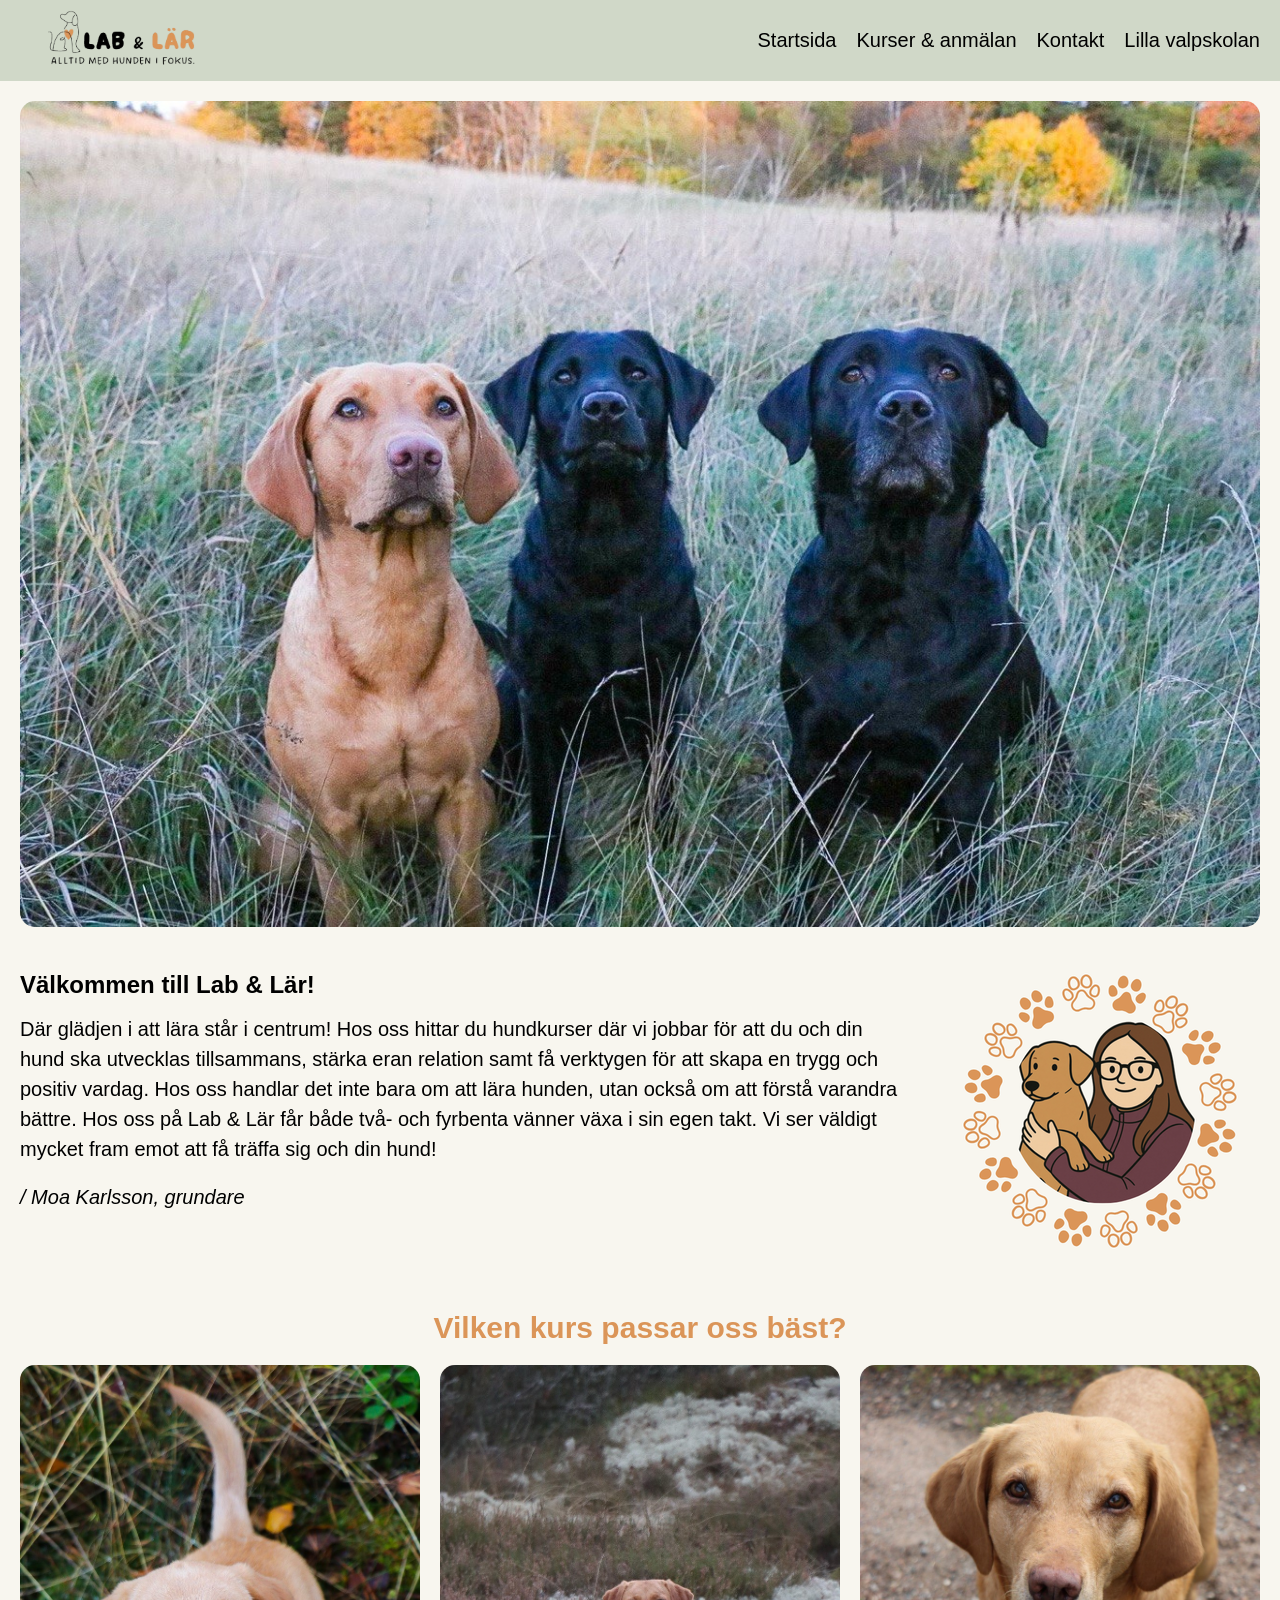
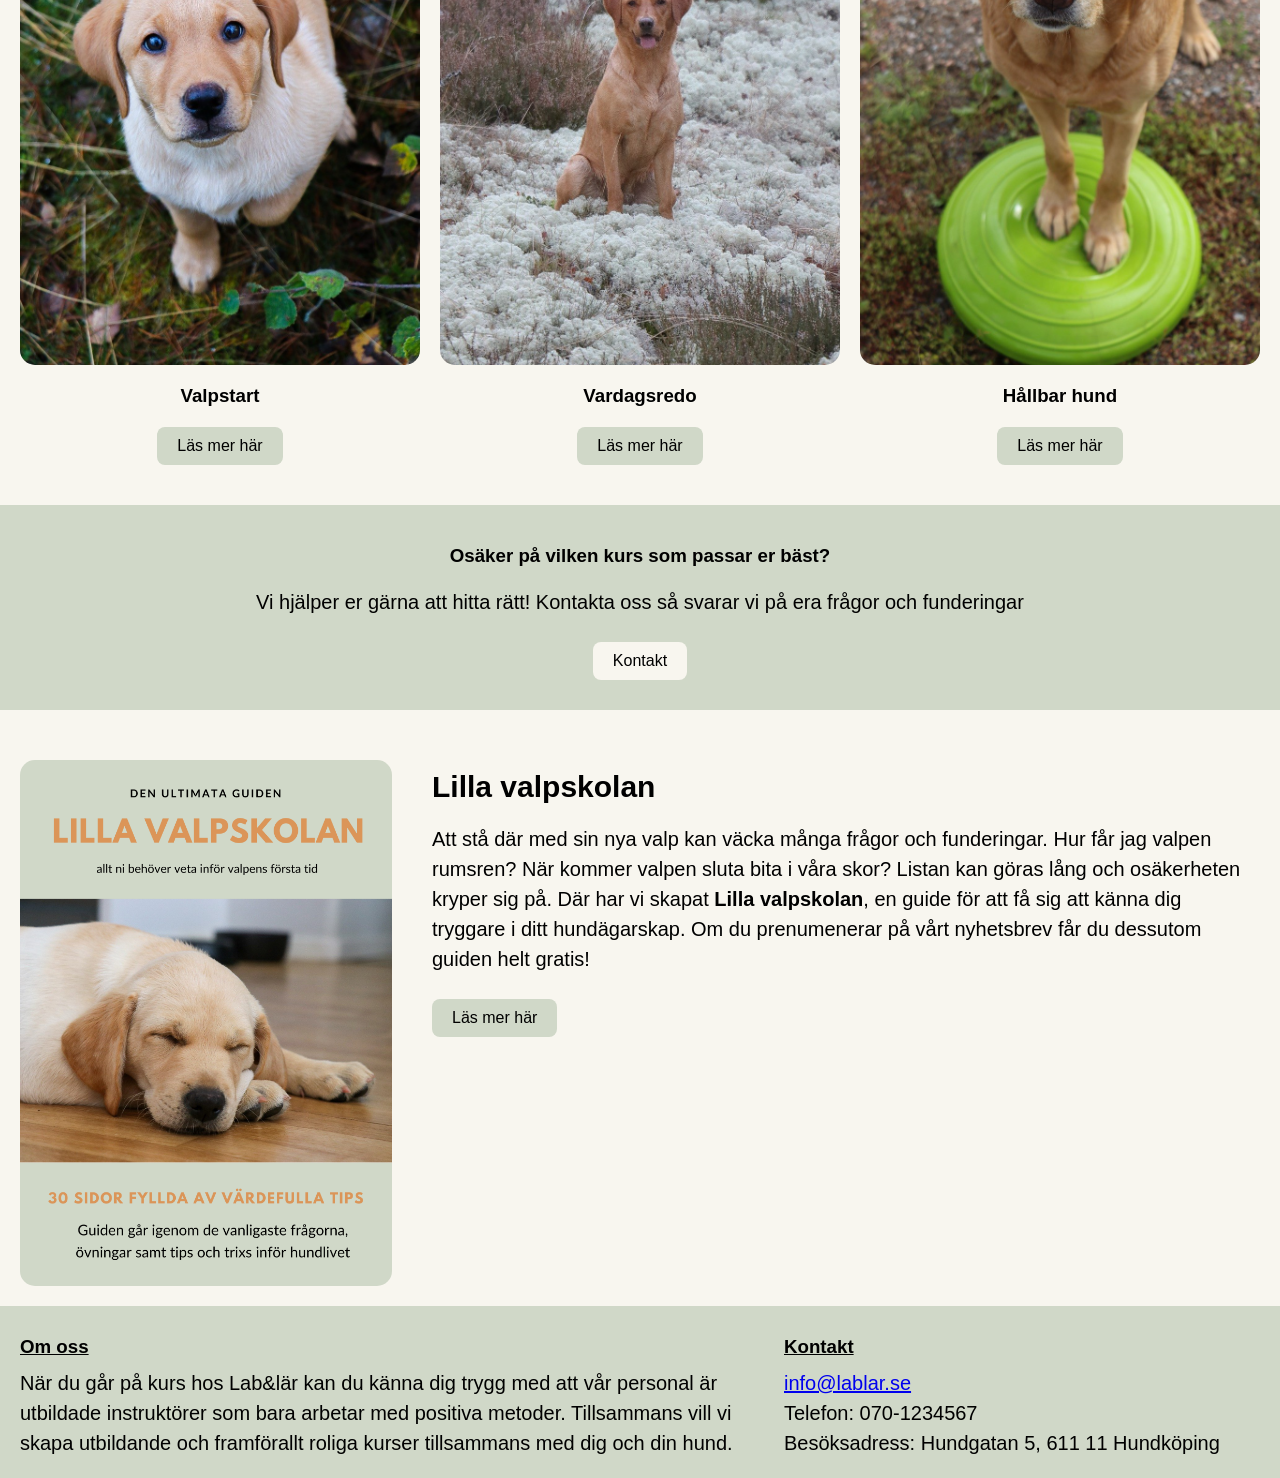
<file: index.html>
<!DOCTYPE html>
<html lang="sv">

<head>
    <meta charset="UTF-8">
    <meta name="viewport" content="width=device-width, initial-scale=1.0">
    <title>Lab&lär</title>
    <link rel="stylesheet" href="css/style.css">
</head>

<body>

    <!--Header-->
    <header>
        <div class="logo">
            <a href="index.html">
                <img src="images/logga.png" alt="logga för lab&lär">
            </a>
        </div>
        <button class="menu-toggle">☰</button>
        <nav class="header-nav">
            <ul>
                <li><a href="index.html">Startsida</a></li>
                <li><a href="kurser.html">Kurser & anmälan</a></li>
                <li><a href="kontakt.html">Kontakt</a></li>
                <li><a href="valpskola.html">Lilla valpskolan</a></li>
            </ul>
        </nav>
    </header>
    <main>

        <!--Startbild-->
        <div class="hero">
            <img src="images/startbild.jpg" alt="1 gul och 2 svarta labradorer sitter på en äng">
        </div>

        <!--Välkomst text och bild-->
        <section class="info">
            <div>
                <h1>Välkommen till Lab & Lär!</h1>
                <p>Där glädjen i att lära står i centrum! Hos oss hittar du hundkurser där vi jobbar för att du och din
                    hund
                    ska utvecklas tillsammans, stärka eran relation samt få verktygen för att skapa en trygg och positiv
                    vardag. Hos oss handlar det inte bara om att lära hunden, utan också om att förstå varandra bättre.
                    Hos
                    oss på Lab & Lär får både två- och fyrbenta vänner växa i sin egen takt. Vi ser väldigt mycket fram
                    emot
                    att få träffa sig och din hund!
                </p>
                <br>
                <p><em>/ Moa Karlsson, grundare</em></p>
            </div>
            <img src="images/profil.png" alt="profilbild på grundaren och dennes hund">
        </section>
        <!--Vilken kurs passar besökaren bäst-->
        <section class="course">
            <h2>Vilken kurs passar oss bäst?</h2>
            <div>
                <article>
                    <img src="images/signe.jpg" alt="gul labrador valp i skogen">
                    <h3>Valpstart</h3>
                    <details>
                        <summary>Läs mer här</summary>
                        <p>Den här kursen passar dig med en valp mellan 3 till 12 månader. Vi går igenom grunderna och
                            anpassar träningen efter vart ni befinner er. Inga förkunskaper krävs.</p>
                        <a href="kurser.html" class="regBtn">Anmäl dig här</a>
                    </details>
                </article>
                <article>
                    <img src="images/selma.jpg" alt="gul labrador i skogen">
                    <h3>Vardagsredo</h3>
                    <details>
                        <summary>Läs mer här</summary>
                        <p>Den här kursen passar dig med en hund över 12 månader. Vi fördjupar oss i de övningar som
                            finns med i Valpstart och tränar vidare på hur vi skapar en god relation. Det går dock jätte
                            bra att gå denna kurs utan att ha gått kurs hos oss innan. Inga förkunskaper krävs, vi
                            anpassar innehållet efter era behov.</p>
                        <a href="kurser.html" class="regBtn">Anmäl dig här</a>
                    </details>
                </article>
                <article>
                    <img src="images/balans.jpg" alt="gul labrador som balanserar på en grön balansboll">
                    <h3> Hållbar hund</h3>
                    <details>
                        <summary>Läs mer här</summary>
                        <p>Den här kursen passar för dig med en hund över 6 månader och som vill lära dig mer om hur vi
                            får och bevarar en hållbar hund. Vi blandar teori och vi kommer gå igenom många roliga
                            övningar att testa med era hundar. Inga förkunskaper krävs.</p>
                        <a href="kurser.html" class="regBtn">Anmäl dig här</a>
                    </details>
                </article>
            </div>
        </section>
        <!--Kontakt-->
        <section class="contact">
            <h3>Osäker på vilken kurs som passar er bäst?</h3>
            <p>Vi hjälper er gärna att hitta rätt! Kontakta oss så svarar vi på era frågor och funderingar</p>
            <a href="kontakt.html" class="btn">Kontakt</a>
        </section>

        <!--Lilla valpskolan-->
        <section class="puppy">
            <img src="images/valpskola.png" alt="reklam bild för lilla valpskolan">
            <div>
                <h2>Lilla valpskolan</h2>
                <p>Att stå där med sin nya valp kan väcka många frågor och funderingar. Hur får jag valpen rumsren? När
                    kommer valpen sluta bita i våra skor? Listan kan göras lång och osäkerheten kryper sig på. Där har
                    vi skapat <strong>Lilla valpskolan</strong>, en guide för att få sig att känna dig tryggare i ditt
                    hundägarskap. Om du prenumenerar på vårt nyhetsbrev får du dessutom guiden helt gratis!</p>
                <a href="valpskola.html" class="regBtn">Läs mer här</a>
            </div>
        </section>
    </main>

    <!--Footer-->
    <footer>
        <div>
            <h3>Om oss</h3>
            <p>När du går på kurs hos Lab&lär kan du känna dig trygg med att vår personal är utbildade instruktörer som
                bara
                arbetar med positiva metoder. Tillsammans vill vi skapa utbildande och framförallt roliga kurser
                tillsammans
                med dig och din hund.</p>
        </div>
        <div>
            <h3>Kontakt</h3>
            <p><a href="mailto:info@lablar.se">info@lablar.se</a>
                <br>
                Telefon: 070-1234567
                <br>
                Besöksadress: Hundgatan 5,
                611 11 Hundköping
            </p>
        </div>
    </footer>
    <script src="js/main.js" defer></script>
</body>

</html>
</file>
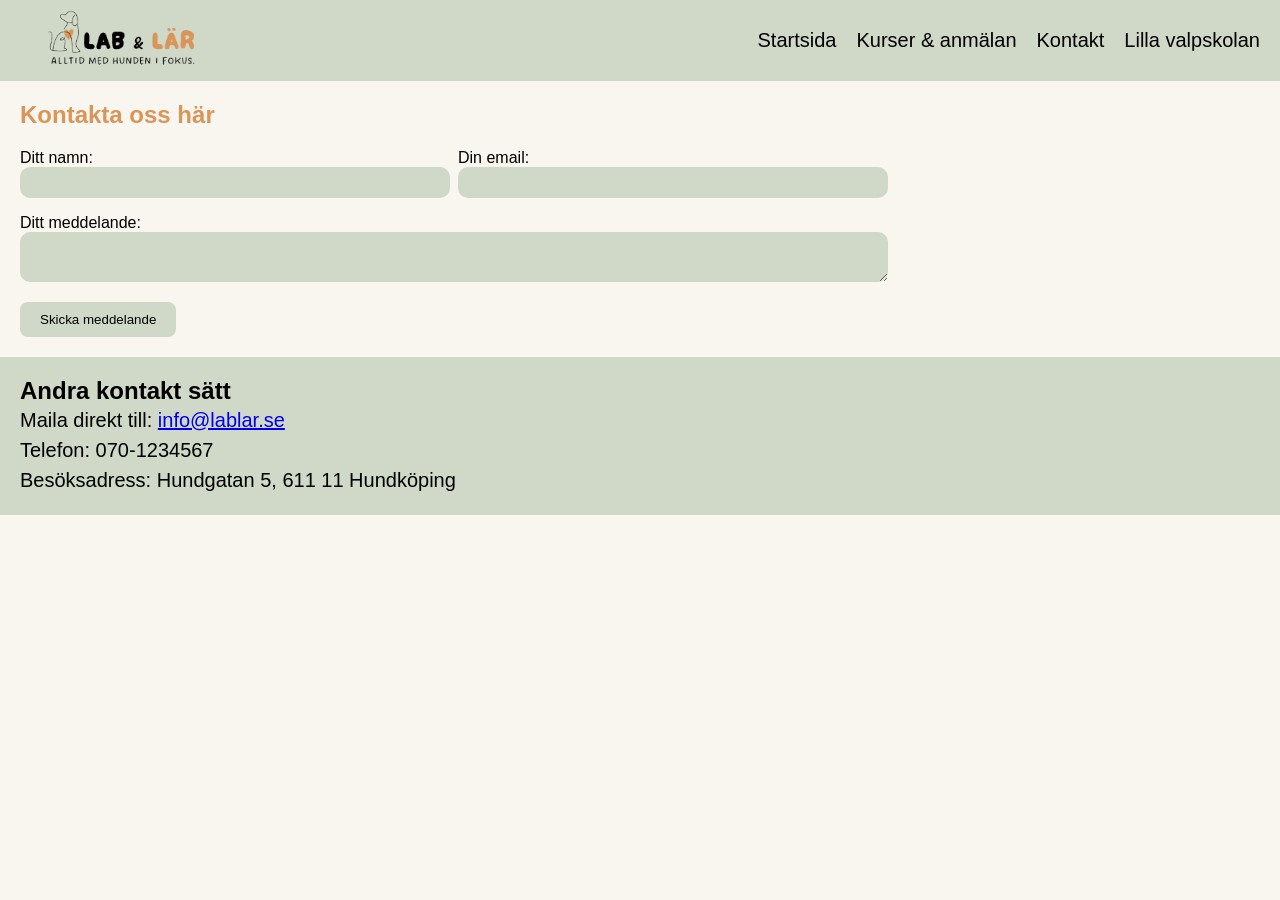
<file: kontakt.html>
<!DOCTYPE html>
<html lang="sv">

<head>
    <meta charset="UTF-8">
    <meta name="viewport" content="width=device-width, initial-scale=1.0">
    <title>Kontakt</title>
    <link rel="stylesheet" href="css/style.css">
</head>

<body>
    <!--Header-->
    <header>
        <div class="logo">
            <a href="index.html">
                <img src="images/logga.png" alt="logga för lab&lär">
            </a>
        </div>
        <button class="menu-toggle">☰</button>
        <nav class="header-nav">
            <ul>
                <li><a href="index.html">Startsida</a></li>
                <li><a href="kurser.html">Kurser & anmälan</a></li>
                <li><a href="kontakt.html">Kontakt</a></li>
                <li><a href="valpskola.html">Lilla valpskolan</a></li>
            </ul>
        </nav>
    </header>
    <main>

        <!--Kontaktformulär-->
        <section class="contact-page">
            <h1>Kontakta oss här</h1>
            <form id="contactForm">
                <div>
                    <label for="name">Ditt namn:</label>
                    <input type="text" id="name" name="name">
                    <span class="error" id="nameError"></span>
                </div>
                <div>
                    <label for="email">Din email:</label>
                    <input type="email" id="email" name="email">
                    <span class="error" id="emailError"></span>
                </div>
                <div>
                    <label for="message">Ditt meddelande:</label>
                    <textarea name="message" id="message"></textarea>
                    <span class="error" id="messageError"></span>
                </div>
                <button type="submit">Skicka meddelande</button>
            </form>
        </section>

        <!--Andra kontaktsätt-->
        <section class="other-contact">
            <h2>Andra kontakt sätt</h2>
            <p>
                Maila direkt till: <a href="mailto:info@lablar.se">info@lablar.se</a>
                <br>
                Telefon: 070-1234567
                <br>
                Besöksadress: Hundgatan 5,
                611 11 Hundköping
            </p>

        </section>
    </main>
    <script src="js/main.js" defer></script>
</body>

</html>
</file>
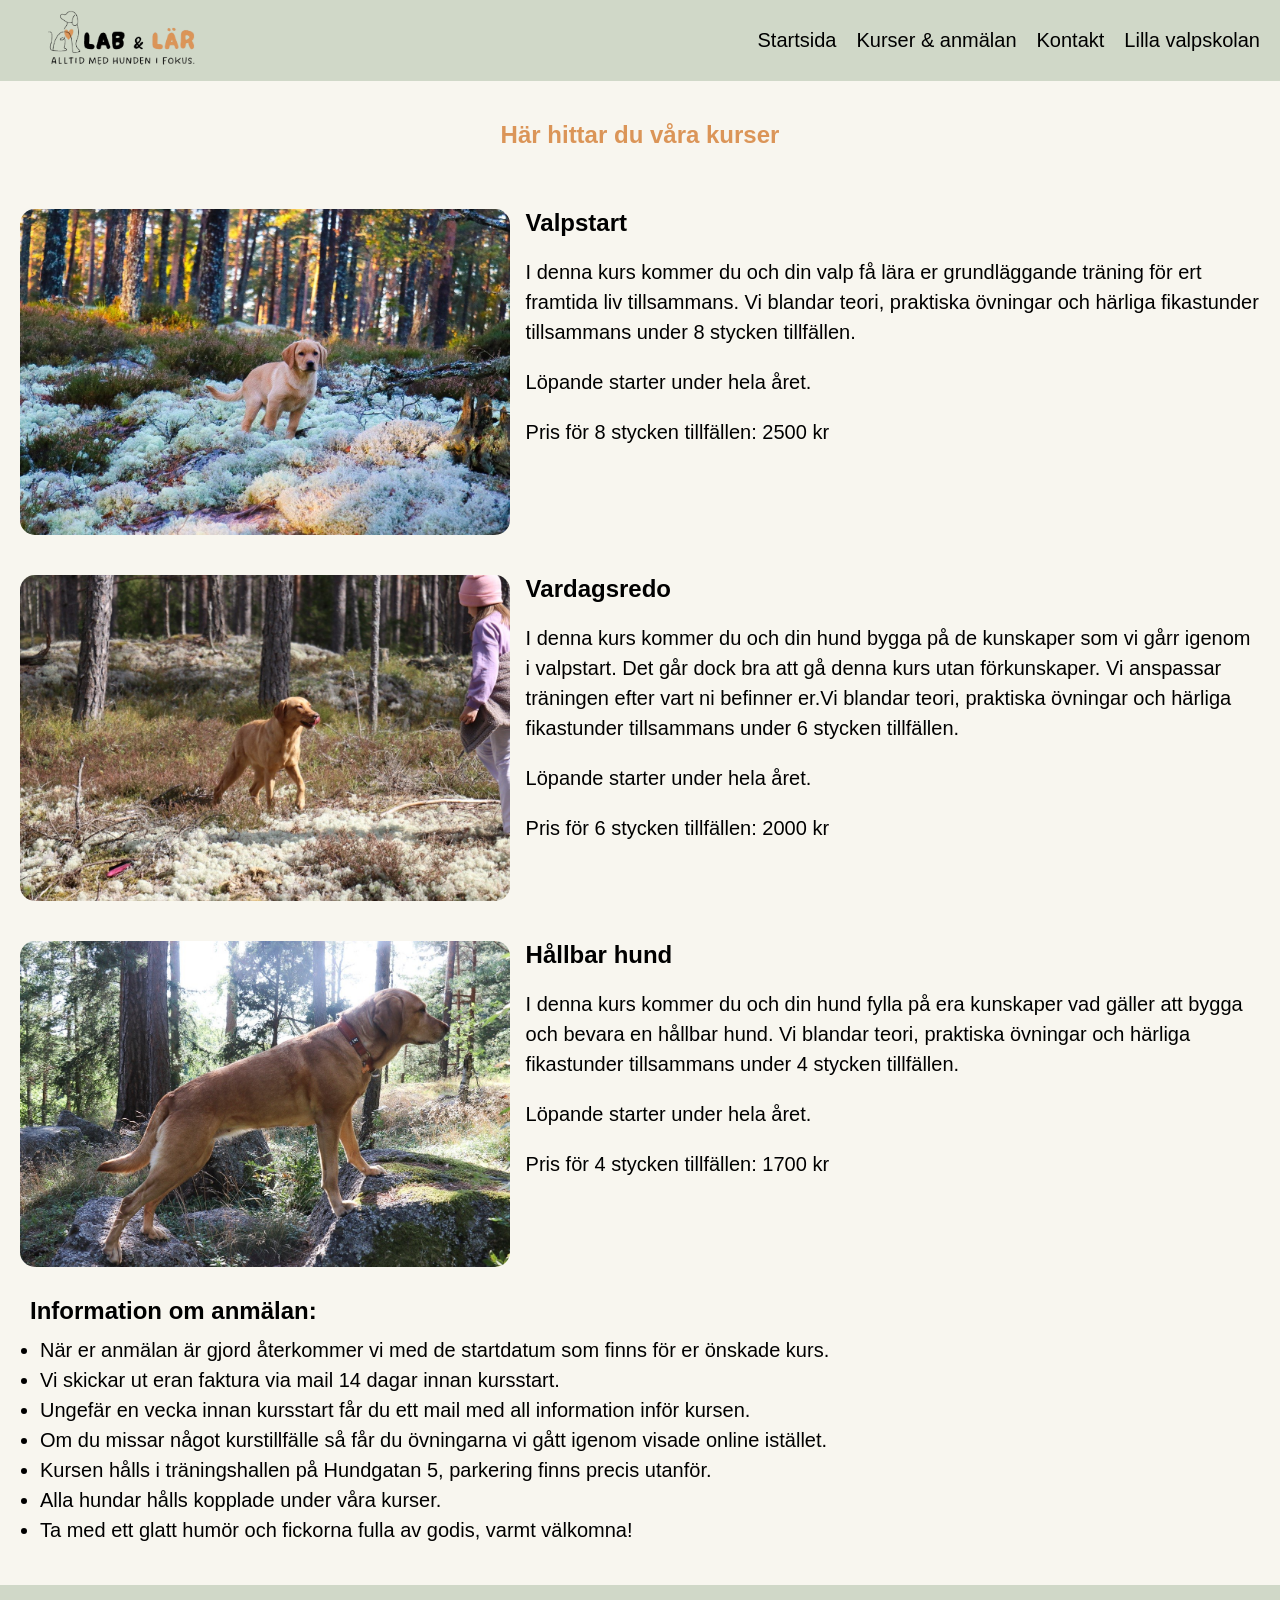
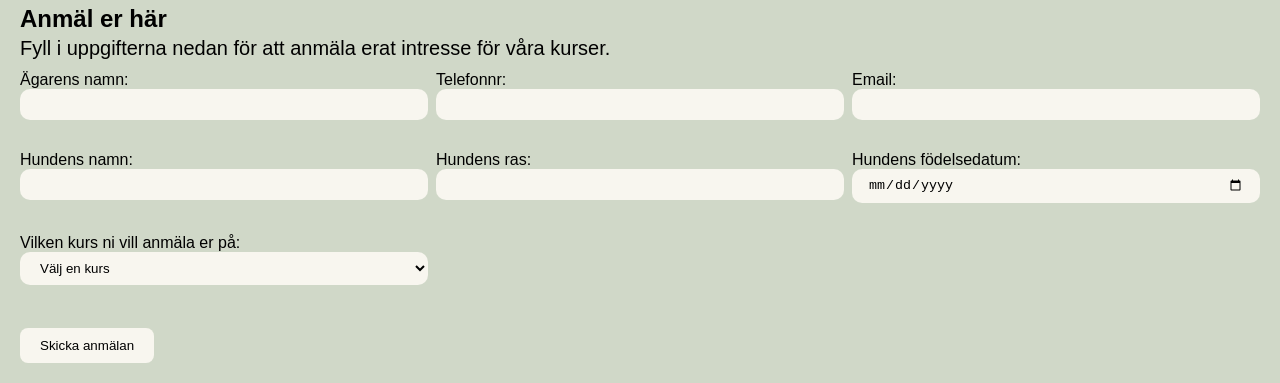
<file: kurser.html>
<!DOCTYPE html>
<html lang="sv">

<head>
    <meta charset="UTF-8">
    <meta name="viewport" content="width=device-width, initial-scale=1.0">
    <title>Kurser&anmälan</title>
    <link rel="stylesheet" href="css/style.css">
</head>

<body>

    <!--Header-->
    <header>
        <div class="logo">
            <a href="index.html">
                <img src="images/logga.png" alt="logga för lab&lär">
            </a>
        </div>
        <button class="menu-toggle">☰</button>
        <nav class="header-nav">
            <ul>
                <li><a href="index.html">Startsida</a></li>
                <li><a href="kurser.html">Kurser & anmälan</a></li>
                <li><a href="kontakt.html">Kontakt</a></li>
                <li><a href="valpskola.html">Lilla valpskolan</a></li>
            </ul>
        </nav>
    </header>
    <main>

        <!--Kurser-->
        <section class="course1">
            <h1>Här hittar du våra kurser</h1>
            <article class="course-img">
                <img src="images/valpstart.jpg" alt="gul labrador valp i skogen">

                <div class="course-content">
                    <h2>Valpstart</h2>
                    <p>
                        I denna kurs kommer du och din valp få lära er grundläggande träning för ert framtida liv
                        tillsammans. Vi
                        blandar teori, praktiska övningar och härliga fikastunder tillsammans under 8 stycken
                        tillfällen.
                    </p>
                    <p> Löpande starter under hela året.</p>
                    <p>Pris för 8 stycken tillfällen: 2500 kr</p>
                </div>
            </article>

            <article class="course-img">
                <img src="images/vardagsredo.jpg" alt="gul labrador i skogen som tittar på en flicka">

                <div class="course-content">
                    <h2>Vardagsredo</h2>
                    <p>
                        I denna kurs kommer du och din hund bygga på de kunskaper som vi gårr igenom i valpstart. Det
                        går
                        dock
                        bra att gå denna kurs utan förkunskaper. Vi anspassar träningen efter vart ni befinner er.Vi
                        blandar
                        teori, praktiska övningar och härliga fikastunder tillsammans under 6 stycken tillfällen.
                    </p>
                    <p>Löpande starter under hela året.</p>
                    <p>Pris för 6 stycken tillfällen: 2000 kr</p>

                </div>
            </article>

            <article class="course-img">
                <img src="images/hållbarhund.jpg" alt="gul labrador som balanserar på stenar">


                <div class="course-content">
                    <h2>Hållbar hund</h2>
                    <p>
                        I denna kurs kommer du och din hund fylla på era kunskaper vad gäller att bygga och bevara en
                        hållbar
                        hund. Vi blandar teori, praktiska övningar och härliga fikastunder tillsammans under 4 stycken
                        tillfällen.
                    </p>
                    <p>Löpande starter under hela året.</p>
                    <p>Pris för 4 stycken tillfällen: 1700 kr</p>
                </div>
            </article>

        </section>

        <!--Info om anmälan-->
        <section class="report">
            <h2>Information om anmälan:</h2>
            <ul>
                <li>När er anmälan är gjord återkommer vi med de startdatum som finns för er önskade kurs.</li>
                <li>Vi skickar ut eran faktura via mail 14 dagar innan kursstart.</li>
                <li>Ungefär en vecka innan kursstart får du ett mail med all information inför kursen.</li>
                <li>Om du missar något kurstillfälle så får du övningarna vi gått igenom visade online istället.</li>
                <li>Kursen hålls i träningshallen på Hundgatan 5, parkering finns precis utanför.</li>
                <li>Alla hundar hålls kopplade under våra kurser.</li>
                <li>Ta med ett glatt humör och fickorna fulla av godis, varmt välkomna!</li>
            </ul>
        </section>
        <section class="reg">

            <!--Anmälningsformulär-->
            <h2>Anmäl er här</h2>
            <p>Fyll i uppgifterna nedan för att anmäla erat intresse för våra kurser.</p>
            <form id="regForm">
                <div>
                    <label for="name">Ägarens namn:</label>
                    <input type="text" id="name" name="name">
                    <span class="error" id="nameError"></span>
                </div>
                <div>
                    <label for="number">Telefonnr:</label>
                    <input type="tel" id="number" name="number">
                    <span class="error" id="numberError"></span>
                </div>
                <div>
                    <label for="email">Email:</label>
                    <input type="email" id="email" name="email">
                    <span class="error" id="emailError"></span>
                </div>
                <div>
                    <label for="dogname">Hundens namn:</label>
                    <input type="text" id="dogname" name="dogname">
                    <span class="error" id="dognameError"></span>
                </div>
                <div>
                    <label for="breed">Hundens ras:</label>
                    <input type="text" id="breed" name="breed">
                    <span class="error" id="breedError"></span>
                </div>
                <div>
                    <label for="date">Hundens födelsedatum:</label>
                    <input type="date" id="date" name="date">
                    <span class="error" id="dateError"></span>
                </div>
                <div>
                    <label for="select">Vilken kurs ni vill anmäla er på:</label>
                    <select name="select" id="select">
                        <option value="">Välj en kurs</option>
                        <option value="valpstart">Valpstart</option>
                        <option value="vardagsredo">Vardagsredo</option>
                        <option value="hållbarhund">Hållbar hund</option>
                    </select>
                    <span class="error" id="selectError"></span>
                </div>
                <button type="submit">Skicka anmälan</button>
            </form>
        </section>
    </main>
    <script src="js/main.js" defer></script>
</body>

</html>
</file>
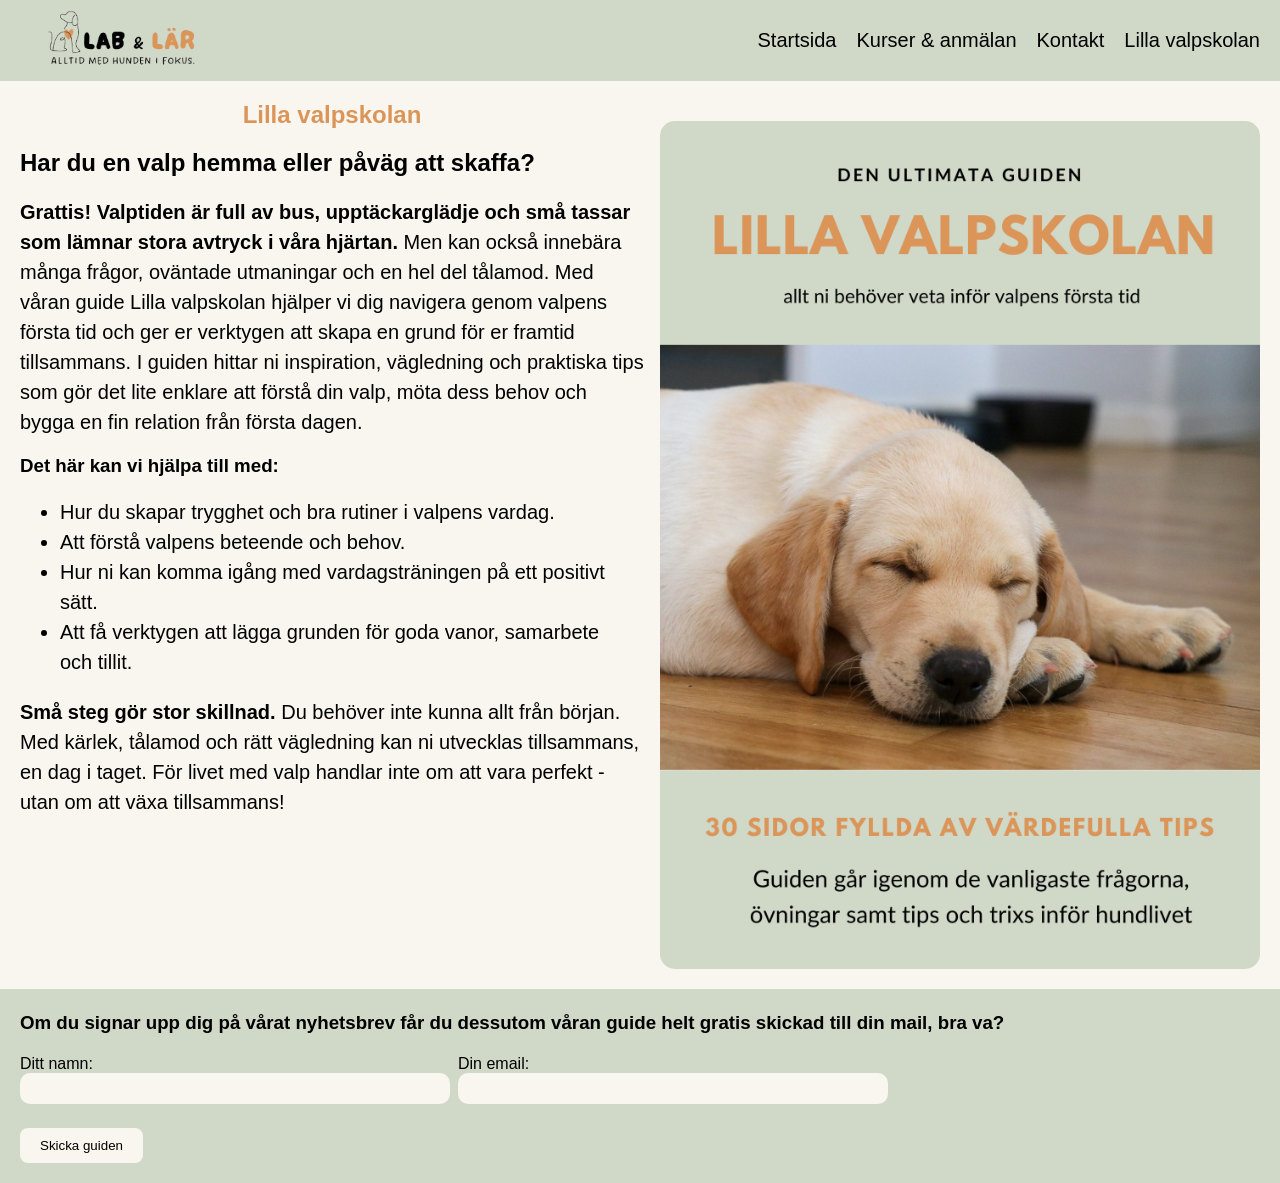
<file: valpskola.html>
<!DOCTYPE html>
<html lang="sv">

<head>
    <meta charset="UTF-8">
    <meta name="viewport" content="width=device-width, initial-scale=1.0">
    <title>Lilla valpskolan</title>
    <link rel="stylesheet" href="css/style.css">
</head>

<body>

    <!--Header-->
    <header>
        <div class="logo">
            <a href="index.html">
                <img src="images/logga.png" alt="logga för lab&lär">
            </a>
        </div>
        <button class="menu-toggle">☰</button>
        <nav class="header-nav">
            <ul>
                <li><a href="index.html">Startsida</a></li>
                <li><a href="kurser.html">Kurser & anmälan</a></li>
                <li><a href="kontakt.html">Kontakt</a></li>
                <li><a href="valpskola.html">Lilla valpskolan</a></li>
            </ul>
        </nav>
    </header>
    <main>
        <!--Info om Lilla valpskolan guiden-->
        <section class="puppy-page">
            <div>
                <h1>Lilla valpskolan</h1>
                <h2>Har du en valp hemma eller påväg att skaffa?</h2>
                <p><strong>Grattis! Valptiden är full av bus, upptäckarglädje och små tassar som lämnar stora avtryck i
                        våra
                        hjärtan.</strong> Men kan också innebära många frågor, oväntade utmaningar och en hel del
                    tålamod.
                    Med våran guide Lilla valpskolan hjälper vi dig navigera genom valpens första tid och ger er
                    verktygen
                    att skapa en grund för er framtid tillsammans. I guiden hittar ni inspiration, vägledning och
                    praktiska
                    tips som gör det lite enklare att förstå din valp, möta dess behov och bygga en fin relation från
                    första
                    dagen.</p>
                <br>
                <h3>Det här kan vi hjälpa till med:</h3>
                <ul>
                    <li>Hur du skapar trygghet och bra rutiner i valpens vardag.</li>
                    <li>Att förstå valpens beteende och behov.</li>
                    <li>Hur ni kan komma igång med vardagsträningen på ett positivt sätt.</li>
                    <li>Att få verktygen att lägga grunden för goda vanor, samarbete och tillit.</li>
                </ul>
                <p>
                    <strong>Små steg gör stor skillnad.</strong> Du behöver inte kunna allt från början. Med kärlek,
                    tålamod
                    och rätt vägledning kan ni utvecklas tillsammans, en dag i taget. För livet med valp handlar inte om
                    att
                    vara perfekt - utan om att växa tillsammans!
                </p>
            </div>

            <!--Reklambild-->
            <img src="images/valpskola.png" alt="reklambild för guiden lilla valpskolan">
        </section>

        <!--Formulär för nyhetsbrev-->
        <section class="sign">
            <h3>Om du signar upp dig på vårat nyhetsbrev får du dessutom våran guide helt gratis skickad till din mail,
                bra va?</h3>
            <form id="newsForm">
                <div>
                    <label for="name">Ditt namn:</label>
                    <input type="text" id="name" name="name">
                    <span class="error" id="nameError"></span>
                </div>
                <div>
                    <label for="email">Din email:</label>
                    <input type="email" id="email" name="email">
                    <span class="error" id="emailError"></span>
                </div>
                <button type="submit">Skicka guiden</button>
            </form>
        </section>
    </main>
    <script src="js/main.js" defer></script>
</body>

</html>
</file>
<file: css/style.css>
/*Hela dokumentet*/
* {
    margin: 0;
    padding: 0;
    box-sizing: border-box;
}

/*Hela body*/

body {
    background-color: #f8f6ef;
    font-family: Helvetica, Arial, sans-serif;
}

/*Samlad padding*/

header,
.hero,
.info,
.course,
.contact,
.puppy,
.course1,
.report,
.reg,
.contact-page,
.other-contact,
.puppy-page,
.sign,
footer {
    padding: 0 20px;
}

/*Input fält i formulär*/
form input {
    border: 0;
    border-radius: 10px;
    padding: 8px 16px;
}

/*Alla ul*/

ul {
    margin-left: 20px;
    line-height: 1.5;
}

/*Alla bilder*/

img {
    width: 100%;
    border-radius: 15px;
}

/* alla p element */
p {
    line-height: 1.5;
}

/*Alla knappar*/

button,
summary {
    padding: 10px 20px;
    border: none;
    border-radius: 8px;
    cursor: pointer;
    color: black;
}

/* HEADER */

.logo img {
    width: 200px;
    padding: 10px;
}

header {
    background-color: #D0D8C8;
    display: flex;
    justify-content: space-between;
    flex-wrap: wrap;
}



/*STARTSIDA*/

/* Info sektionen*/

.hero img {
    width: 100%;
    margin-block: 20px;
}

.info {
    text-align: left;
}

.info h1 {
    margin-bottom: 15px;
}


/*Vilken kurs passar besökaren bäst*/

.course {
    text-align: center;
    padding-block: 40px;
    display: flex;
    flex-direction: column;
    gap: 40px;
}

.course h2 {
    margin-bottom: -20px;
    color: #DB9558;
    font-size: 30px;
}

.course>div {
    display: flex;
    flex-direction: column;
    gap: 40px;
}

.course article {
    display: flex;
    flex-direction: column;
    gap: 20px;
}

.course summary {
    background-color: #D0D8C8;
    margin: 0 auto;
    display: inline;
}

.course details p {
    margin-top: 20px;
}

.regBtn {
    background-color: #D0D8C8;
    color: black;
    display: inline-block;
    margin-top: 15px;
    padding: 10px 20px;
    border: none;
    border-radius: 8px;
    cursor: pointer;
    text-decoration: none;
}


/*Kontakt sektionen*/

.contact {
    text-align: center;
    padding: 30px;
    background-color: #D0D8C8;
}

.contact h3,
.contact p {
    padding-block: 10px;
}

.btn {
    background-color: #F8F6EF;
    color: black;
    display: inline-block;
    margin-top: 15px;
    padding: 10px 20px;
    border: none;
    border-radius: 8px;
    cursor: pointer;
    text-decoration: none;
}

/*Valpskola*/
.puppy {
    text-align: center;
    margin-bottom: 20px;
    padding-top: 20px;
}

.puppy>div {
    text-align: left;
}

.puppy h2,
.puppy p {
    padding-block: 10px;
}

.puppy button {
    background-color: #D0D8C8;
}

.puppy img {
    width: 80%;
}

/*Footer*/
footer {
    background-color: #D0D8C8;
    padding: 20px;
}

footer h3 {
    text-decoration: underline;
    padding-block: 10px;
}


/*CSS FÖR SIDAN KURSER & ANMÄLAN*/

.course1 h1 {
    text-align: center;
    color: #DB9558;
    margin-bottom: -20px;
}

.course1 {
    padding-block: 20px;
    display: flex;
    flex-direction: column;
    gap: 40px;
}

.course1 div {
    display: flex;
    flex-direction: column;
    gap: 20px;
}


/* Informaion om anmälan */
.report {
    margin-bottom: 40px;
}

.report h2 {
    margin: 10px;
}

/* Anmälnings formuläret */
.reg {
    background-color: #D0D8C8;
    padding: 20px;
}

#regForm {
    display: grid;
    gap: 8px;
}

#regForm input,
#regForm select {
    width: 100%;
}

.reg label {
    display: block;
    margin-top: 8px;

}

.reg input,
.reg select {
    display: block;
    margin-bottom: 15px;
}

.reg input {
    background-color: #F8F6EF;
}

#select {
    background-color: #F8F6EF;
    border: 0;
    border-radius: 10px;
    padding: 8px 16px;
}

.reg button {
    background-color: #F8F6EF;
    margin-top: 20px;
    width: fit-content;

}


/*CSS FÖR SIDAN KONTAKT*/

.contact-page h1 {
    text-align: left;
    color: #DB9558;
    margin-bottom: 20px;

}

.contact-page {
    padding-block: 20px;
}

.contact-page input,
.contact-page textarea {
    background-color: #D0D8C8;
}


#contactForm input,
#contactForm textarea {
    width: 100%;
}

#message {
    background-color: #D0D8C8;
    border: 0;
    border-radius: 10px;
    padding: 10px 20px;
}

.contact-page button {
    background-color: #D0D8C8;
    margin-top: 20px;
}

.other-contact {
    padding-block: 20px;
    background-color: #D0D8C8;
}



/*CSS FÖR SIDAN LILLA VALPSKOLAN*/

.puppy-page {
    padding-block: 20px;
}

.puppy-page h1 {
    text-align: center;
    color: #DB9558;
}

.puppy-page h2 {
    padding-block: 20px;
}

.puppy-page ul {
    padding: 20px;
}

#newsForm input {
    width: 100%;
}


/*Bilden*/
.puppy-page img {
    margin-top: 20px;
}


/*Signa upp för nyhetsbrev*/
.sign {
    background-color: #D0D8C8;
    padding-block: 20px;
}

.sign input {
    background-color: #F8F6EF;
    display: block;
}

.sign label {
    display: block;
    margin-top: 8px;
}

.sign h3 {
    line-height: 1.5;
    margin-bottom: 10px;
}

.sign button {
    background-color: #F8F6EF;
    margin-top: 20px;
}

/*Error meddelanden*/
.error {
    color: red;
    font-size: 14px;
    display: block;
    margin-bottom: 8px;
}

/*Hamburgemenyn*/

.header-nav {
    display: none;
    width: 100%;
}

/*Visar menyn när klassen open lägg till*/

.header-nav {
    display: none;
    width: 100%;
}

.header-nav.open {
    display: flex;
    flex-direction: column;
}

.menu-toggle {
    cursor: pointer;
    background-color: #D0D8C8;
    font-size: 20px;
    padding-inline: 15px;
}

.header-nav ul {
    list-style: none;
    margin: 0;
    padding: 0;
}

.header-nav li {
    padding-block: 5px;
}

.header-nav a {
    color: black;
    text-decoration: none;
}

/*STORA SKÄRMAR*/
@media (min-width: 768px) {

    /*Alla p element*/
    p {
        font-size: 20px;
    }

    li {

        font-size: 20px;
    }

    /*Hamburge meny*/
    .menu-toggle {
        display: none;
    }

    .header-nav {
        display: flex;
        width: auto;
        align-items: center;
    }

    .header-nav ul {
        display: flex;
        gap: 20px;
    }

    /* STARTSIDA */

    /* Info sektionen */
    .info {
        display: flex;
        align-items: flex-start;
        gap: 40px;
    }

    .info>div {
        padding-block: 20px;
    }

    /*Vilken kurs passar oss bäst?*/

    .course>div {
        display: grid;
        grid-template-columns: 1fr 1fr 1fr;
        gap: 20px;
    }

    /*Kontakt sektionen*/
    .contact {
        margin-bottom: 30px;
    }

    /*Puppy sektionen*/

    .puppy {
        display: flex;
        align-items: flex-start;
        gap: 40px;
    }

    .puppy img {
        width: 30%;
    }

    .puppy h2 {
        font-size: 30px;
    }

    .puppy button {
        margin-block: 15px;
    }

    footer {
        display: grid;
        grid-template-columns: 1.5fr 1fr;
        gap: 50px;
    }

    /*KURSER & ANMÄLAN SIDAN*/

    .course1 {
        display: flex;
        flex-direction: column;
        gap: 40px;
    }

    .course1 h1 {
        margin: 20px;
    }

    .course-img {
        display: grid;
        grid-template-columns: 1fr 1.5fr;
        gap: 16px;
    }

    /*Anmälningsformuläret*/
    #regForm {
        grid-template-columns: 1fr 1fr 1fr;
    }

    .reg button {
        grid-row-start: 4;
    }

    /*Kontakt sidans formulär*/

    #contactForm {
        display: grid;
        grid-template-columns: 1fr 1fr;
        gap: 8px;
        margin-right: 30%;
    }

    #contactForm button {
        grid-row-start: 3;
        margin: 0;
        width: fit-content;
    }

    #contactForm div:has(#message) {
        grid-column: span 2;
    }

    /*LILLA VALPSKOLAN SIDAN*/

    .puppy-page {
        display: flex;
        flex-wrap: wrap;
        gap: 16px;
        justify-content: center;
    }

    .puppy-page>div {
        width: 600px;
        flex-grow: 1;
    }

    .puppy-page img {
        min-width: 300px;
        max-width: 600px;
        object-fit: contain;
    }

    /*Anmäl för nyhetsbrev*/

    #newsForm {
        display: grid;
        grid-template-columns: 1fr 1fr;
        gap: 8px;
        margin-right: 30%;
    }

    #newsForm button {
        grid-row-start: 3;
        margin: 0;
        width: fit-content;
    }
}
</file>
